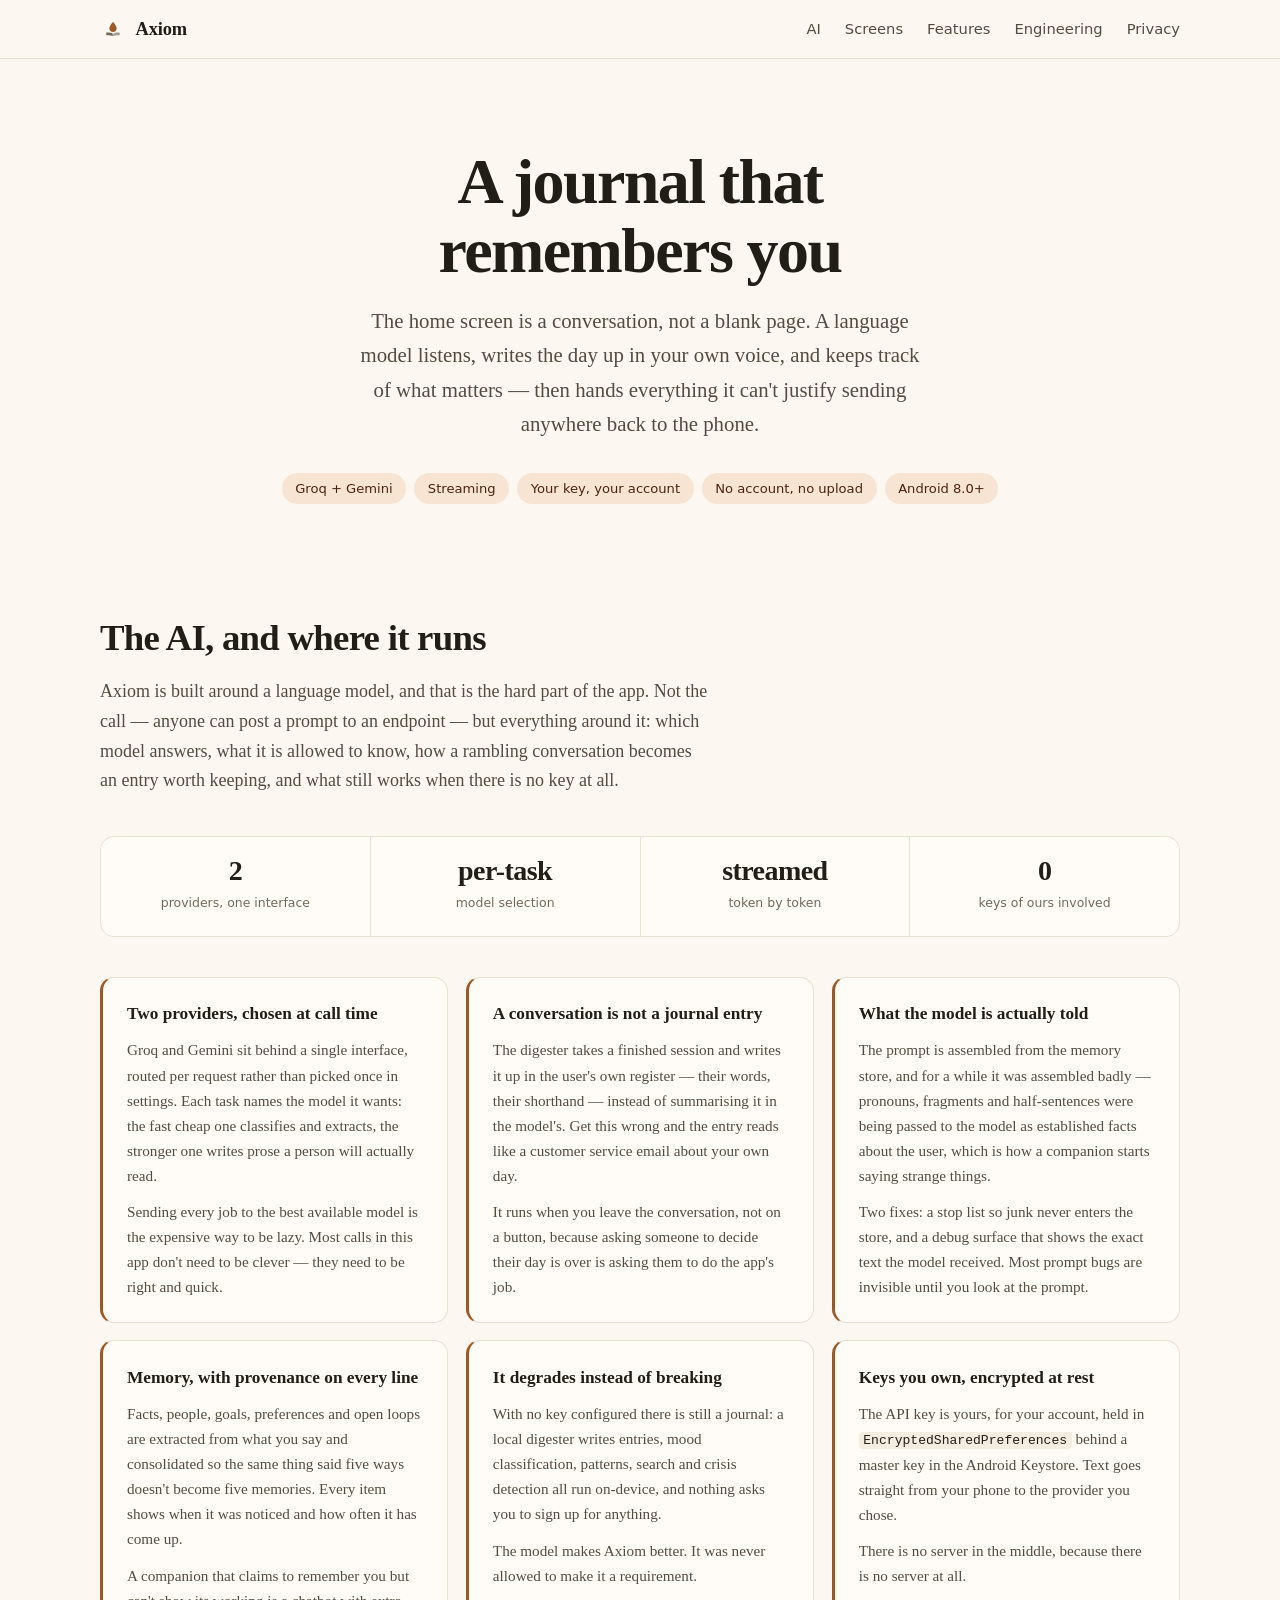
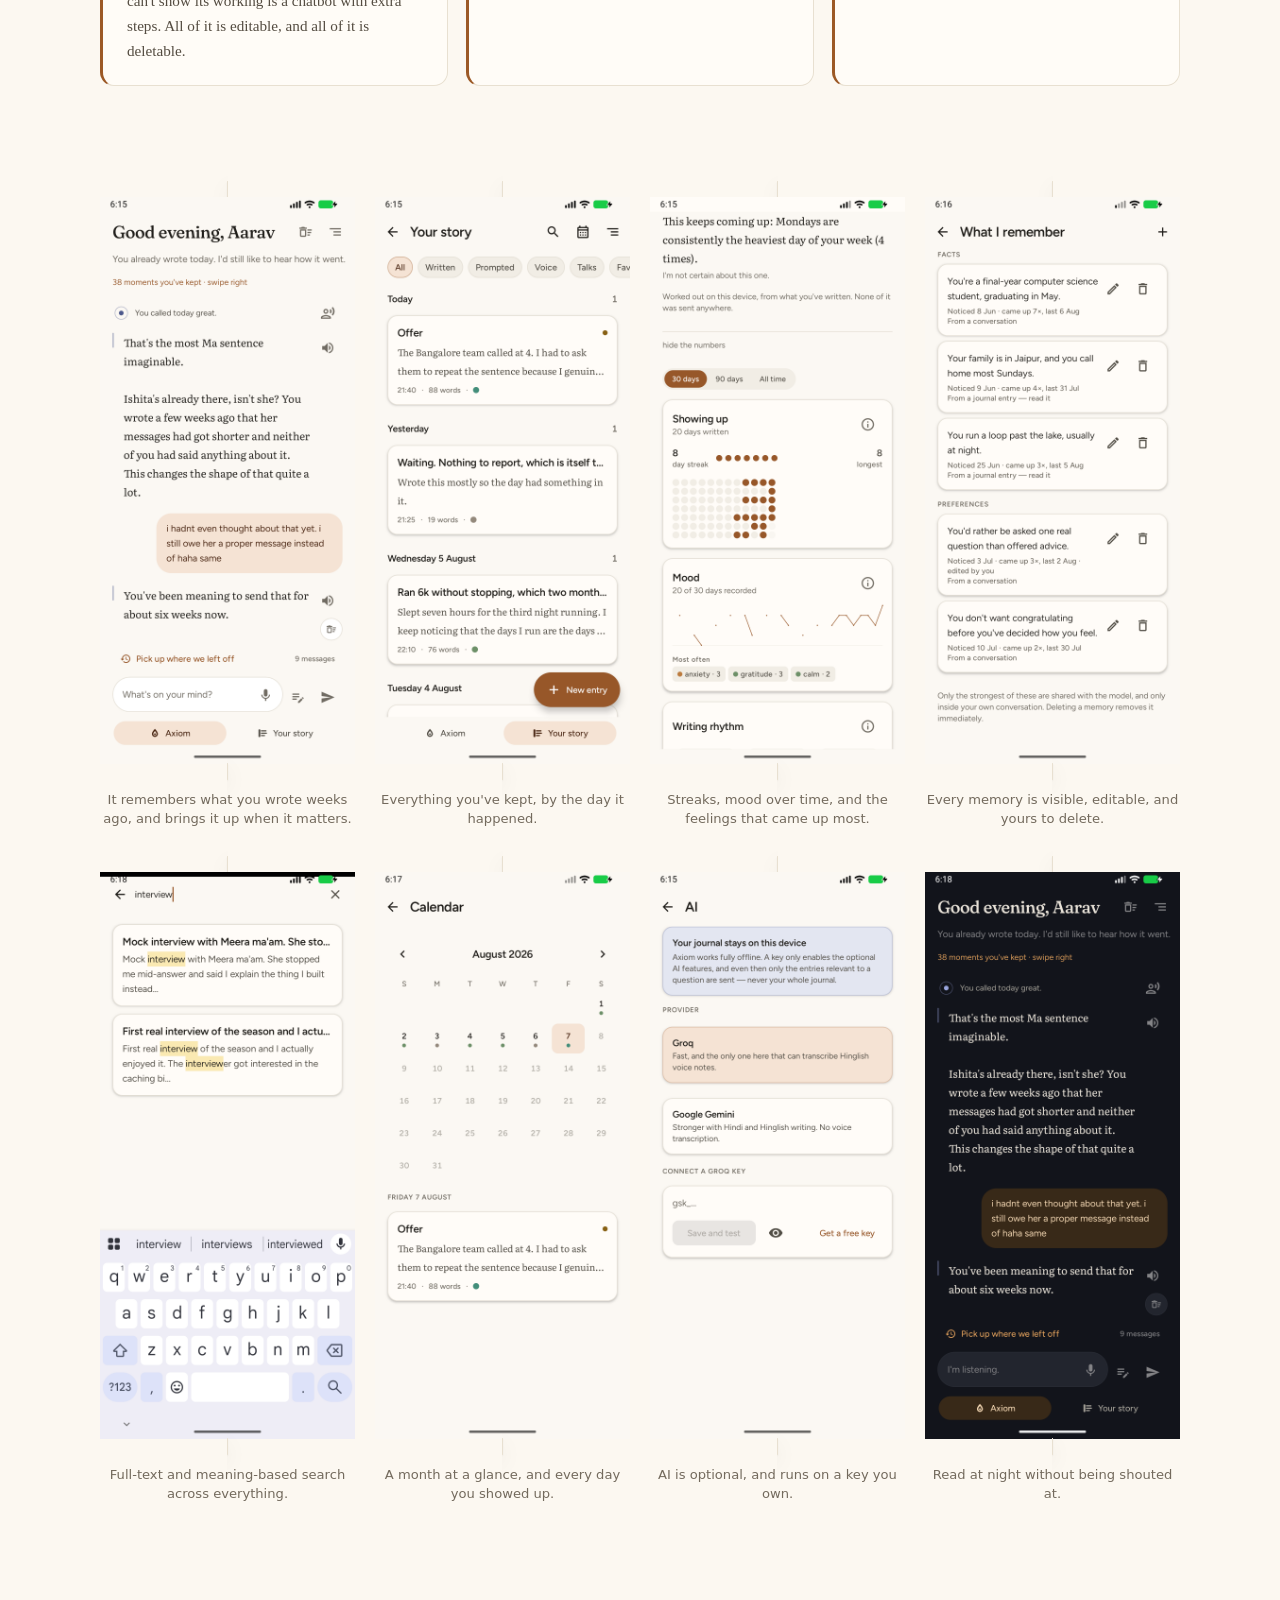
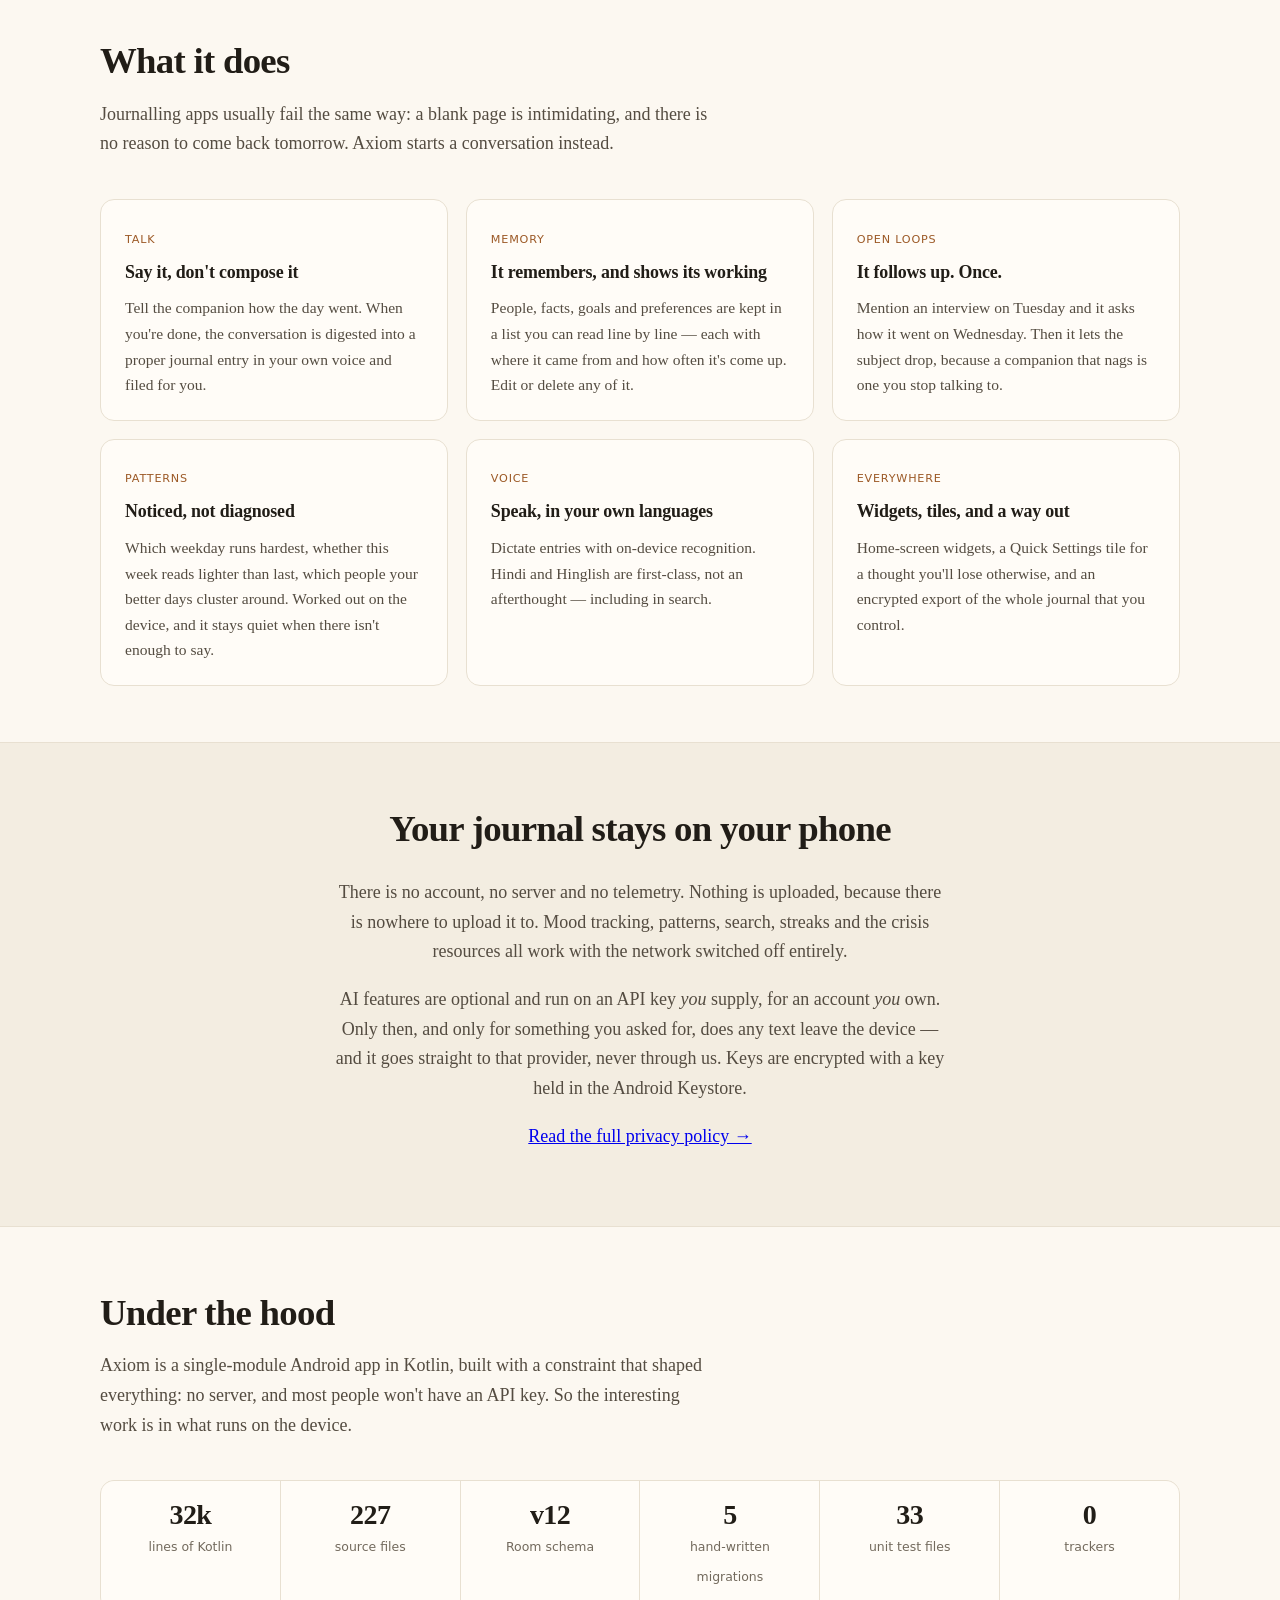
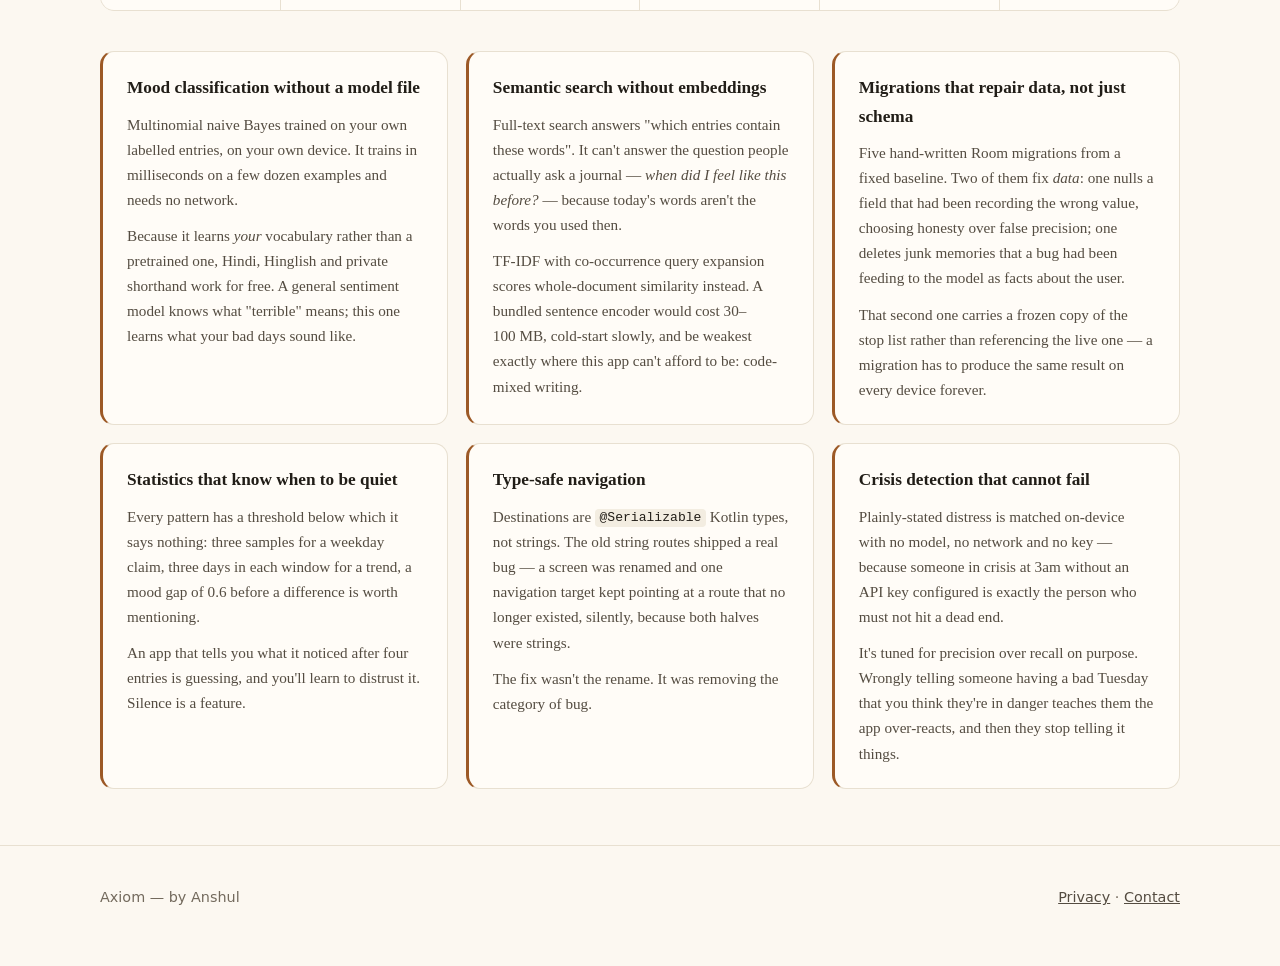
<file: index.html>
<!doctype html>
<html lang="en">
<head>
<meta charset="utf-8">
<meta name="viewport" content="width=device-width, initial-scale=1">
<title>Axiom — a journal that remembers you</title>
<meta name="description" content="An Android journal built around an AI companion you can talk to — Groq and Gemini routed per task, on a key you own, with everything stored on your phone.">
<meta name="theme-color" content="#FCF8F1" media="(prefers-color-scheme: light)">
<meta name="theme-color" content="#0D0C0B" media="(prefers-color-scheme: dark)">
<meta property="og:title" content="Axiom — a journal that remembers you">
<meta property="og:description" content="An Android journal built around an AI companion you can talk to. Your key, your account, everything stored on your phone.">
<meta property="og:type" content="website">
<link rel="stylesheet" href="assets/css/style.css">
<link rel="icon" href="data:image/svg+xml,<svg xmlns='http://www.w3.org/2000/svg' viewBox='0 0 108 108'><rect width='108' height='108' rx='24' fill='%230D0C0B'/><path d='M54 24C54 24 69 41 69 51.5C69 59.8 62.3 66.5 54 66.5C45.7 66.5 39 59.8 39 51.5C39 41 54 24 54 24Z' fill='%23DD9A55'/></svg>">
</head>
<body>

<header class="site">
  <div class="wrap">
    <div class="brand">
      <svg width="26" height="26" viewBox="0 0 108 108" aria-hidden="true">
        <path d="M54,24C54,24 69,41 69,51.5C69,59.8 62.3,66.5 54,66.5C45.7,66.5 39,59.8 39,51.5C39,41 54,24 54,24Z" fill="var(--accent)"/>
        <path d="M26,69.5C35,68.1 46,69.7 53,73.5L53,84C46,80.2 35,78.6 26,80Z" fill="var(--ink-faint)"/>
        <path d="M82,69.5C73,68.1 62,69.7 55,73.5L55,84C62,80.2 73,78.6 82,80Z" fill="var(--ink-faint)" opacity=".65"/>
      </svg>
      Axiom
    </div>
    <nav class="site">
      <a href="#ai">AI</a>
      <a href="#screens">Screens</a>
      <a href="#features">Features</a>
      <a href="#engineering">Engineering</a>
      <a href="privacy.html">Privacy</a>
    </nav>
  </div>
</header>

<main>

<section class="hero">
  <div class="wrap">
    <h1>A journal that remembers you</h1>
    <p class="lead">
      The home screen is a conversation, not a blank page. A language model listens, writes the
      day up in your own voice, and keeps track of what matters — then hands everything it can't
      justify sending anywhere back to the phone.
    </p>
    <div class="pills">
      <span class="pill">Groq + Gemini</span>
      <span class="pill">Streaming</span>
      <span class="pill">Your key, your account</span>
      <span class="pill">No account, no upload</span>
      <span class="pill">Android 8.0+</span>
    </div>
  </div>
</section>

<section id="ai">
  <div class="wrap">
    <h2>The AI, and where it runs</h2>
    <p class="section-lead">
      Axiom is built around a language model, and that is the hard part of the app. Not the
      call — anyone can post a prompt to an endpoint — but everything around it: which model
      answers, what it is allowed to know, how a rambling conversation becomes an entry worth
      keeping, and what still works when there is no key at all.
    </p>

    <div class="stats">
      <div class="stat"><b>2</b><span>providers, one interface</span></div>
      <div class="stat"><b>per-task</b><span>model selection</span></div>
      <div class="stat"><b>streamed</b><span>token by token</span></div>
      <div class="stat"><b>0</b><span>keys of ours involved</span></div>
    </div>

    <div class="eng">
      <article>
        <h3>Two providers, chosen at call time</h3>
        <p>Groq and Gemini sit behind a single interface, routed per request rather than picked
          once in settings. Each task names the model it wants: the fast cheap one classifies and
          extracts, the stronger one writes prose a person will actually read.</p>
        <p>Sending every job to the best available model is the expensive way to be lazy. Most
          calls in this app don't need to be clever — they need to be right and quick.</p>
      </article>

      <article>
        <h3>A conversation is not a journal entry</h3>
        <p>The digester takes a finished session and writes it up in the user's own register —
          their words, their shorthand — instead of summarising it in the model's. Get this wrong
          and the entry reads like a customer service email about your own day.</p>
        <p>It runs when you leave the conversation, not on a button, because asking someone to
          decide their day is over is asking them to do the app's job.</p>
      </article>

      <article>
        <h3>What the model is actually told</h3>
        <p>The prompt is assembled from the memory store, and for a while it was assembled badly
          — pronouns, fragments and half-sentences were being passed to the model as established
          facts about the user, which is how a companion starts saying strange things.</p>
        <p>Two fixes: a stop list so junk never enters the store, and a debug surface that shows
          the exact text the model received. Most prompt bugs are invisible until you look at the
          prompt.</p>
      </article>

      <article>
        <h3>Memory, with provenance on every line</h3>
        <p>Facts, people, goals, preferences and open loops are extracted from what you say and
          consolidated so the same thing said five ways doesn't become five memories. Every item
          shows when it was noticed and how often it has come up.</p>
        <p>A companion that claims to remember you but can't show its working is a chatbot with
          extra steps. All of it is editable, and all of it is deletable.</p>
      </article>

      <article>
        <h3>It degrades instead of breaking</h3>
        <p>With no key configured there is still a journal: a local digester writes entries, mood
          classification, patterns, search and crisis detection all run on-device, and nothing
          asks you to sign up for anything.</p>
        <p>The model makes Axiom better. It was never allowed to make it a requirement.</p>
      </article>

      <article>
        <h3>Keys you own, encrypted at rest</h3>
        <p>The API key is yours, for your account, held in
          <code>EncryptedSharedPreferences</code> behind a master key in the Android Keystore.
          Text goes straight from your phone to the provider you chose.</p>
        <p>There is no server in the middle, because there is no server at all.</p>
      </article>
    </div>
  </div>
</section>

<section id="screens" style="padding-top:0">
  <div class="wrap">
    <div class="shots">
      <figure>
        <button type="button"><span class="phone"><img src="assets/shots/light/01-companion.png" alt="A conversation with the companion, which references an earlier journal entry" loading="lazy" width="1080" height="2400"></span></button>
        <figcaption>It remembers what you wrote weeks ago, and brings it up when it matters.</figcaption>
      </figure>
      <figure>
        <button type="button"><span class="phone"><img src="assets/shots/light/02-journal.png" alt="The journal timeline grouped by day with mood indicators" loading="lazy" width="1080" height="2400"></span></button>
        <figcaption>Everything you've kept, by the day it happened.</figcaption>
      </figure>
      <figure>
        <button type="button"><span class="phone"><img src="assets/shots/light/03c-patterns-charts.png" alt="Patterns screen showing a writing streak, mood sparkline and dominant emotions" loading="lazy" width="1080" height="2400"></span></button>
        <figcaption>Streaks, mood over time, and the feelings that came up most.</figcaption>
      </figure>
      <figure>
        <button type="button"><span class="phone"><img src="assets/shots/light/07-memory.png" alt="What I remember screen listing memories with provenance and edit controls" loading="lazy" width="1080" height="2400"></span></button>
        <figcaption>Every memory is visible, editable, and yours to delete.</figcaption>
      </figure>
      <figure>
        <button type="button"><span class="phone"><img src="assets/shots/light/09-search.png" alt="Search results with matched terms highlighted" loading="lazy" width="1080" height="2400"></span></button>
        <figcaption>Full-text and meaning-based search across everything.</figcaption>
      </figure>
      <figure>
        <button type="button"><span class="phone"><img src="assets/shots/light/10-calendar.png" alt="A month calendar showing which days were written on" loading="lazy" width="1080" height="2400"></span></button>
        <figcaption>A month at a glance, and every day you showed up.</figcaption>
      </figure>
      <figure>
        <button type="button"><span class="phone"><img src="assets/shots/light/04-settings-ai.png" alt="AI settings explaining that the journal stays on the device" loading="lazy" width="1080" height="2400"></span></button>
        <figcaption>AI is optional, and runs on a key you own.</figcaption>
      </figure>
      <figure>
        <button type="button"><span class="phone"><img src="assets/shots/dark/01-companion.png" alt="The companion conversation in dark mode" loading="lazy" width="1080" height="2400"></span></button>
        <figcaption>Read at night without being shouted at.</figcaption>
      </figure>
    </div>
  </div>
</section>

<section id="features">
  <div class="wrap">
    <h2>What it does</h2>
    <p class="section-lead">
      Journalling apps usually fail the same way: a blank page is intimidating, and there is no
      reason to come back tomorrow. Axiom starts a conversation instead.
    </p>

    <div class="grid">
      <div class="card">
        <span class="tag">Talk</span>
        <h3>Say it, don't compose it</h3>
        <p>Tell the companion how the day went. When you're done, the conversation is digested
          into a proper journal entry in your own voice and filed for you.</p>
      </div>
      <div class="card">
        <span class="tag">Memory</span>
        <h3>It remembers, and shows its working</h3>
        <p>People, facts, goals and preferences are kept in a list you can read line by line —
          each with where it came from and how often it's come up. Edit or delete any of it.</p>
      </div>
      <div class="card">
        <span class="tag">Open loops</span>
        <h3>It follows up. Once.</h3>
        <p>Mention an interview on Tuesday and it asks how it went on Wednesday. Then it lets
          the subject drop, because a companion that nags is one you stop talking to.</p>
      </div>
      <div class="card">
        <span class="tag">Patterns</span>
        <h3>Noticed, not diagnosed</h3>
        <p>Which weekday runs hardest, whether this week reads lighter than last, which people
          your better days cluster around. Worked out on the device, and it stays quiet when
          there isn't enough to say.</p>
      </div>
      <div class="card">
        <span class="tag">Voice</span>
        <h3>Speak, in your own languages</h3>
        <p>Dictate entries with on-device recognition. Hindi and Hinglish are first-class, not
          an afterthought — including in search.</p>
      </div>
      <div class="card">
        <span class="tag">Everywhere</span>
        <h3>Widgets, tiles, and a way out</h3>
        <p>Home-screen widgets, a Quick Settings tile for a thought you'll lose otherwise, and
          an encrypted export of the whole journal that you control.</p>
      </div>
    </div>
  </div>
</section>

<section class="band">
  <div class="wrap">
    <h2>Your journal stays on your phone</h2>
    <p>
      There is no account, no server and no telemetry. Nothing is uploaded, because there is
      nowhere to upload it to. Mood tracking, patterns, search, streaks and the crisis resources
      all work with the network switched off entirely.
    </p>
    <p>
      AI features are optional and run on an API key <em>you</em> supply, for an account
      <em>you</em> own. Only then, and only for something you asked for, does any text leave the
      device — and it goes straight to that provider, never through us. Keys are encrypted with a
      key held in the Android Keystore.
    </p>
    <p><a href="privacy.html">Read the full privacy policy →</a></p>
  </div>
</section>

<section id="engineering">
  <div class="wrap">
    <h2>Under the hood</h2>
    <p class="section-lead">
      Axiom is a single-module Android app in Kotlin, built with a constraint that shaped
      everything: no server, and most people won't have an API key. So the interesting work is
      in what runs on the device.
    </p>

    <div class="stats">
      <div class="stat"><b>32k</b><span>lines of Kotlin</span></div>
      <div class="stat"><b>227</b><span>source files</span></div>
      <div class="stat"><b>v12</b><span>Room schema</span></div>
      <div class="stat"><b>5</b><span>hand-written migrations</span></div>
      <div class="stat"><b>33</b><span>unit test files</span></div>
      <div class="stat"><b>0</b><span>trackers</span></div>
    </div>

    <div class="eng">
      <article>
        <h3>Mood classification without a model file</h3>
        <p>Multinomial naive Bayes trained on your own labelled entries, on your own device. It
          trains in milliseconds on a few dozen examples and needs no network.</p>
        <p>Because it learns <em>your</em> vocabulary rather than a pretrained one, Hindi,
          Hinglish and private shorthand work for free. A general sentiment model knows what
          "terrible" means; this one learns what your bad days sound like.</p>
      </article>

      <article>
        <h3>Semantic search without embeddings</h3>
        <p>Full-text search answers "which entries contain these words". It can't answer the
          question people actually ask a journal — <em>when did I feel like this before?</em> —
          because today's words aren't the words you used then.</p>
        <p>TF-IDF with co-occurrence query expansion scores whole-document similarity instead. A
          bundled sentence encoder would cost 30–100&nbsp;MB, cold-start slowly, and be weakest
          exactly where this app can't afford to be: code-mixed writing.</p>
      </article>

      <article>
        <h3>Migrations that repair data, not just schema</h3>
        <p>Five hand-written Room migrations from a fixed baseline. Two of them fix <em>data</em>:
          one nulls a field that had been recording the wrong value, choosing honesty over false
          precision; one deletes junk memories that a bug had been feeding to the model as facts
          about the user.</p>
        <p>That second one carries a frozen copy of the stop list rather than referencing the live
          one — a migration has to produce the same result on every device forever.</p>
      </article>

      <article>
        <h3>Statistics that know when to be quiet</h3>
        <p>Every pattern has a threshold below which it says nothing: three samples for a weekday
          claim, three days in each window for a trend, a mood gap of 0.6 before a difference is
          worth mentioning.</p>
        <p>An app that tells you what it noticed after four entries is guessing, and you'll learn
          to distrust it. Silence is a feature.</p>
      </article>

      <article>
        <h3>Type-safe navigation</h3>
        <p>Destinations are <code>@Serializable</code> Kotlin types, not strings. The old string
          routes shipped a real bug — a screen was renamed and one navigation target kept pointing
          at a route that no longer existed, silently, because both halves were strings.</p>
        <p>The fix wasn't the rename. It was removing the category of bug.</p>
      </article>

      <article>
        <h3>Crisis detection that cannot fail</h3>
        <p>Plainly-stated distress is matched on-device with no model, no network and no key —
          because someone in crisis at 3am without an API key configured is exactly the person who
          must not hit a dead end.</p>
        <p>It's tuned for precision over recall on purpose. Wrongly telling someone having a bad
          Tuesday that you think they're in danger teaches them the app over-reacts, and then they
          stop telling it things.</p>
      </article>
    </div>
  </div>
</section>

</main>

<footer class="site">
  <div class="wrap">
    <span>Axiom — by Anshul</span>
    <span><a href="privacy.html">Privacy</a> · <a href="mailto:anshulisokay@gmail.com">Contact</a></span>
  </div>
</footer>

<!-- Click-to-enlarge. Native <dialog> so Escape, focus trapping and the
     backdrop all come from the platform rather than from hand-written JS. -->
<dialog id="zoom" aria-label="Enlarged screenshot">
  <img alt="">
</dialog>

<script>
(function () {
  var dlg = document.getElementById('zoom');
  var full = dlg.querySelector('img');
  if (!dlg.showModal) return;   // No dialog support: grid still works, buttons are inert.

  document.querySelectorAll('.shots button').forEach(function (btn) {
    btn.addEventListener('click', function () {
      var img = btn.querySelector('img');
      full.src = img.currentSrc || img.src;
      full.alt = img.alt;
      dlg.showModal();
    });
  });

  // Clicking anywhere — including the image — closes it, matching cursor: zoom-out.
  dlg.addEventListener('click', function () { dlg.close(); });
  dlg.addEventListener('close', function () { full.removeAttribute('src'); });
})();
</script>

</body>
</html>
</file>
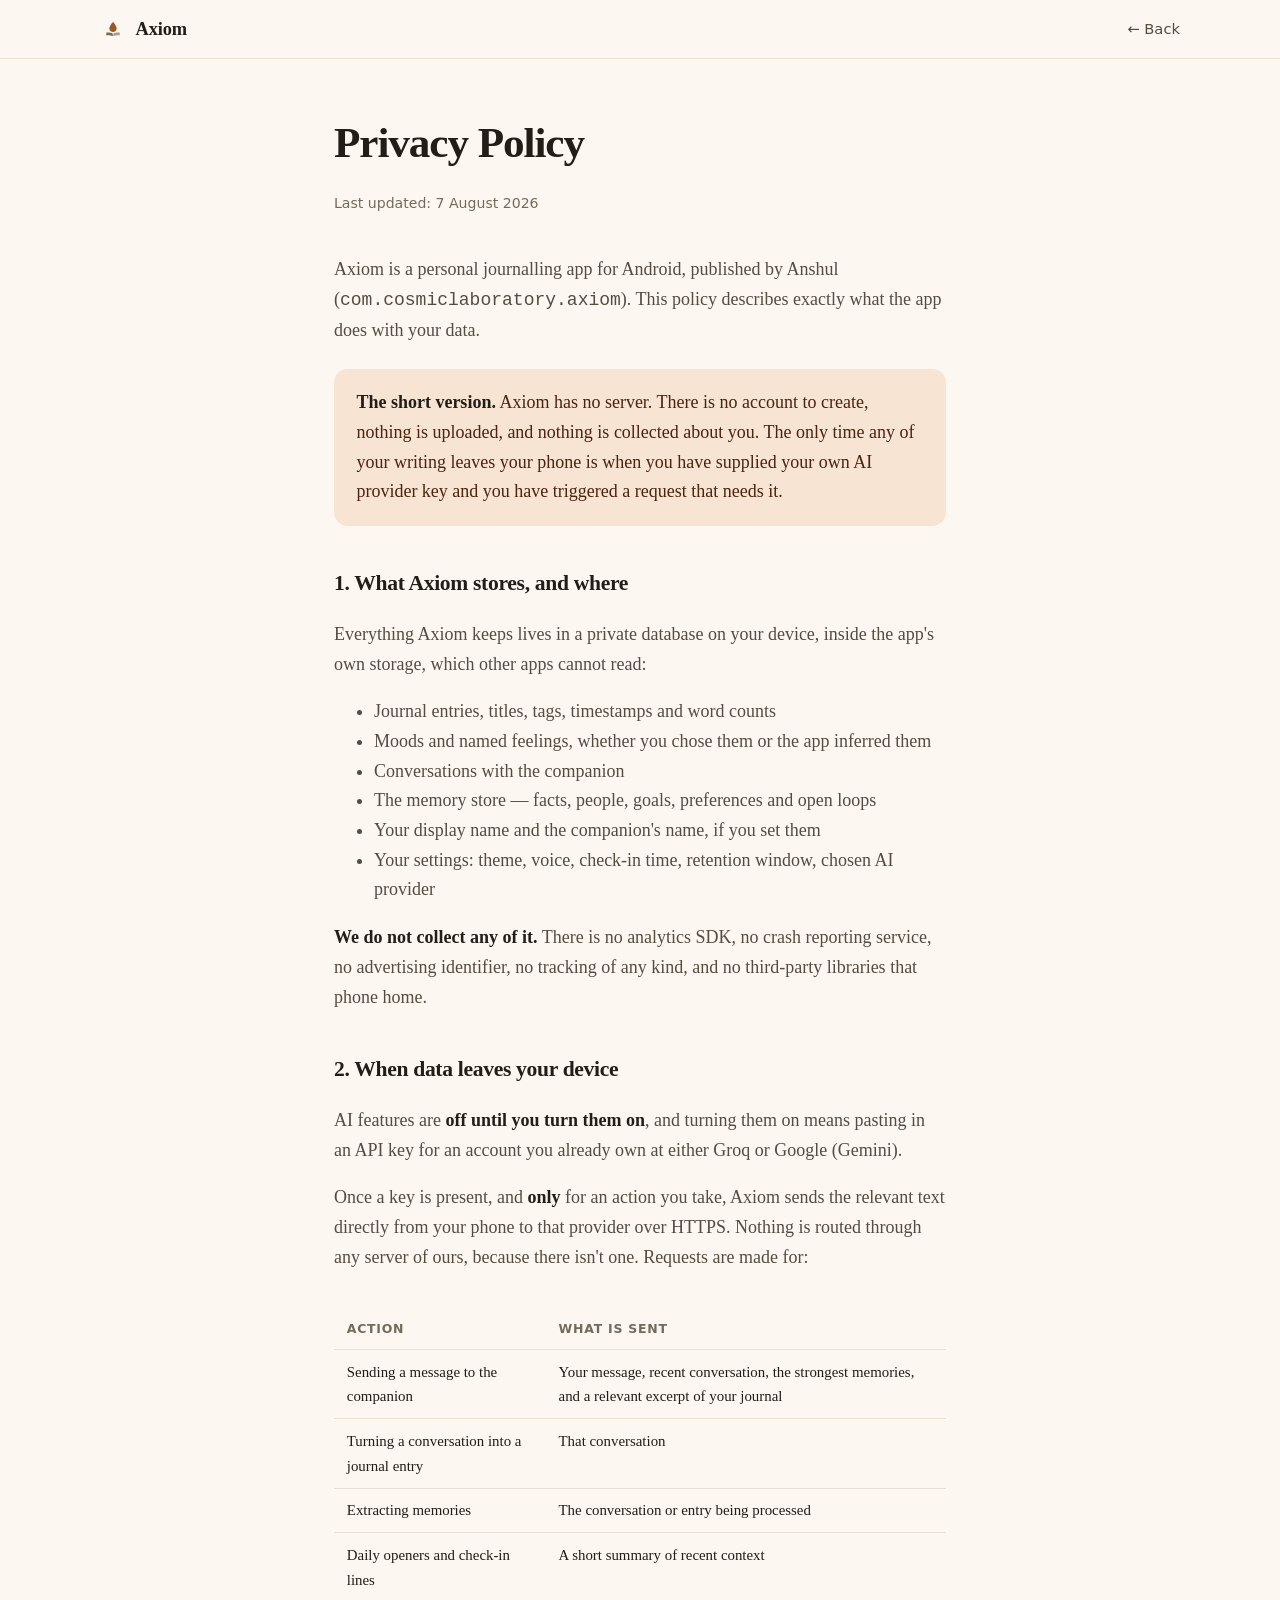
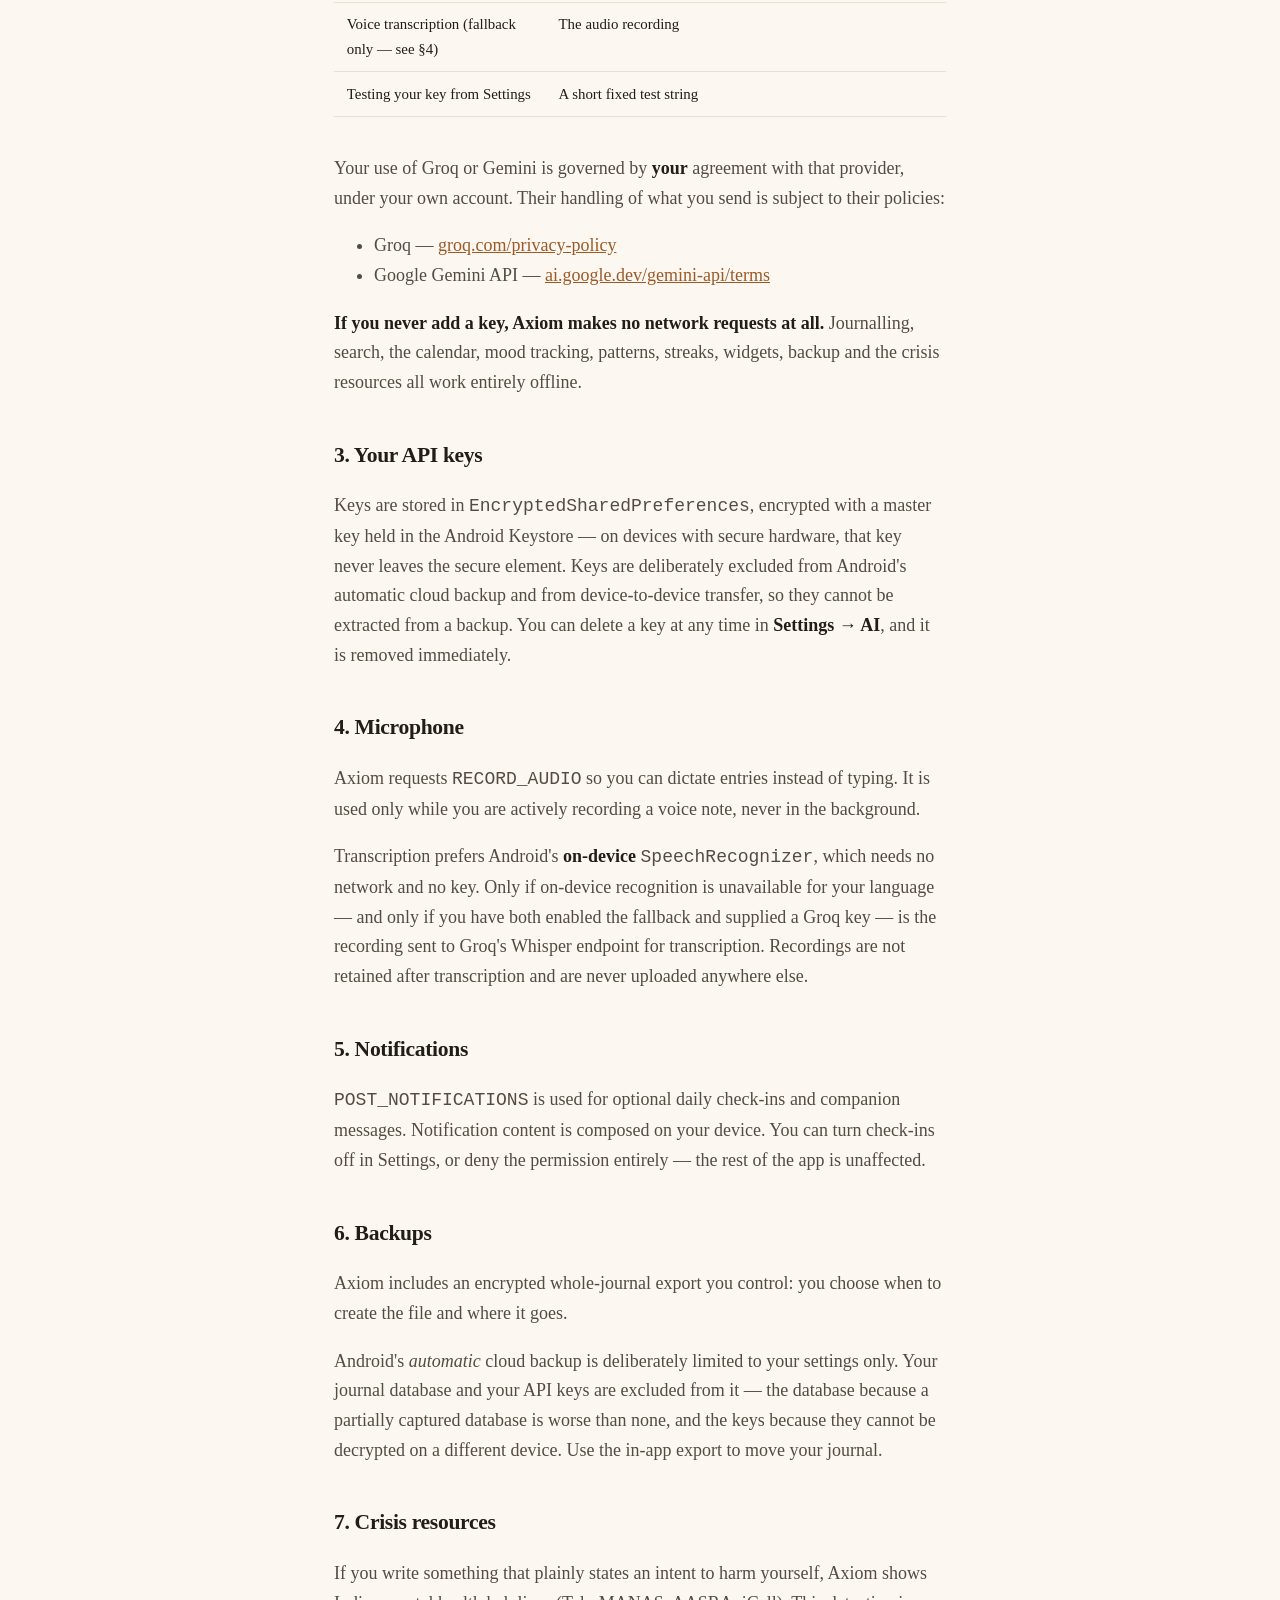
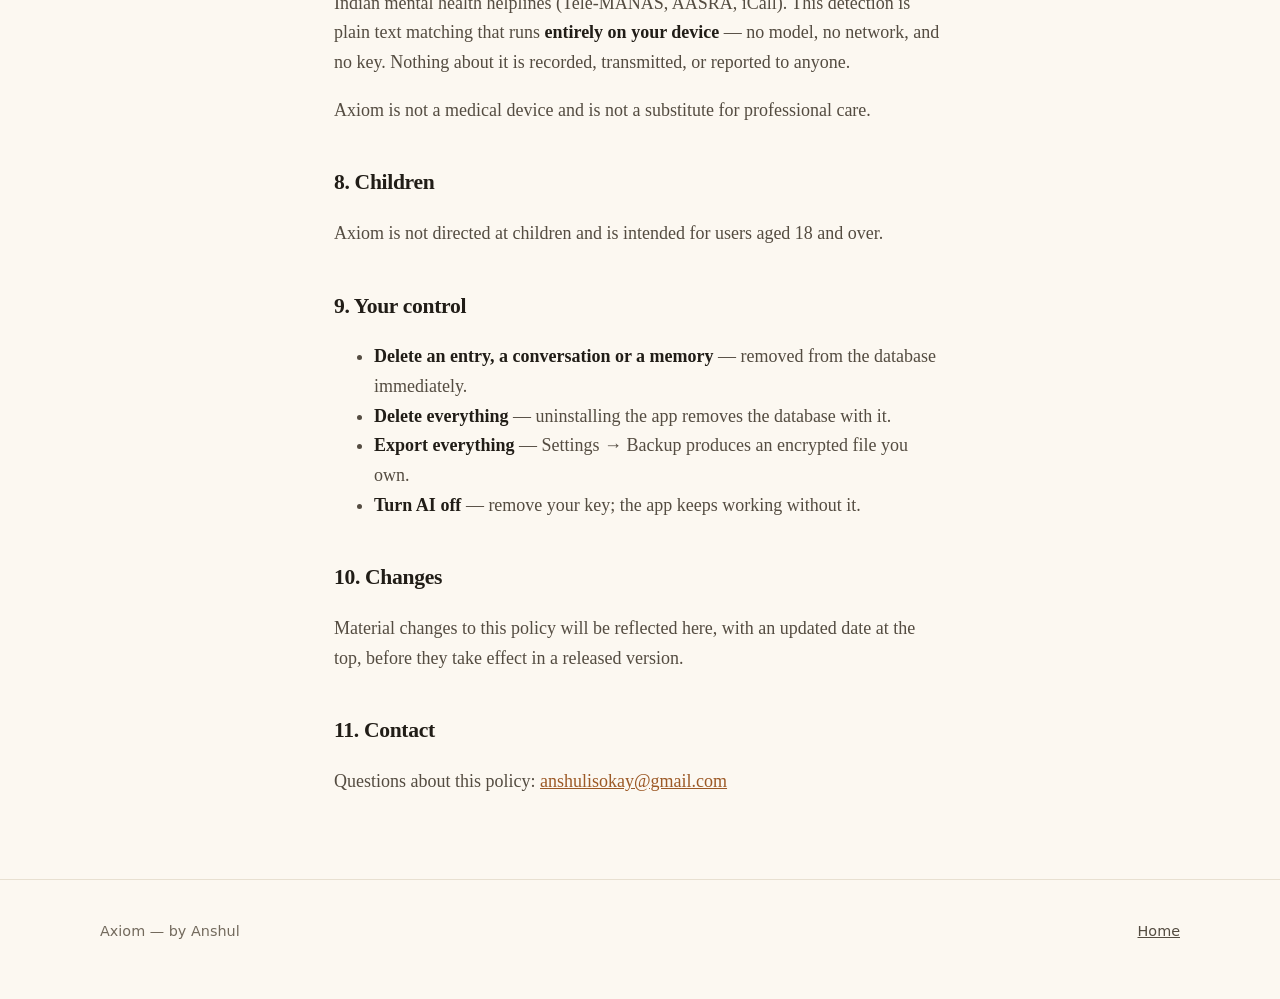
<file: privacy.html>
<!doctype html>
<html lang="en">
<head>
<meta charset="utf-8">
<meta name="viewport" content="width=device-width, initial-scale=1">
<title>Privacy Policy — Axiom</title>
<meta name="description" content="Axiom's privacy policy. No account, no server, no telemetry. Your journal stays on your device.">
<meta name="theme-color" content="#FCF8F1" media="(prefers-color-scheme: light)">
<meta name="theme-color" content="#0D0C0B" media="(prefers-color-scheme: dark)">
<link rel="stylesheet" href="assets/css/style.css">
<link rel="icon" href="data:image/svg+xml,<svg xmlns='http://www.w3.org/2000/svg' viewBox='0 0 108 108'><rect width='108' height='108' rx='24' fill='%230D0C0B'/><path d='M54 24C54 24 69 41 69 51.5C69 59.8 62.3 66.5 54 66.5C45.7 66.5 39 59.8 39 51.5C39 41 54 24 54 24Z' fill='%23DD9A55'/></svg>">
</head>
<body>

<header class="site">
  <div class="wrap">
    <div class="brand">
      <svg width="26" height="26" viewBox="0 0 108 108" aria-hidden="true">
        <path d="M54,24C54,24 69,41 69,51.5C69,59.8 62.3,66.5 54,66.5C45.7,66.5 39,59.8 39,51.5C39,41 54,24 54,24Z" fill="var(--accent)"/>
        <path d="M26,69.5C35,68.1 46,69.7 53,73.5L53,84C46,80.2 35,78.6 26,80Z" fill="var(--ink-faint)"/>
        <path d="M82,69.5C73,68.1 62,69.7 55,73.5L55,84C62,80.2 73,78.6 82,80Z" fill="var(--ink-faint)" opacity=".65"/>
      </svg>
      Axiom
    </div>
    <nav class="site"><a href="index.html">← Back</a></nav>
  </div>
</header>

<main class="wrap doc">

<h1>Privacy Policy</h1>
<p class="updated">Last updated: 7 August 2026</p>

<p>
  Axiom is a personal journalling app for Android, published by Anshul
  (<code>com.cosmiclaboratory.axiom</code>). This policy describes exactly what the app does with
  your data.
</p>

<div class="callout">
  <p>
    <strong>The short version.</strong> Axiom has no server. There is no account to create,
    nothing is uploaded, and nothing is collected about you. The only time any of your writing
    leaves your phone is when you have supplied your own AI provider key and you have triggered a
    request that needs it.
  </p>
</div>

<h2>1. What Axiom stores, and where</h2>
<p>Everything Axiom keeps lives in a private database on your device, inside the app's own storage, which other apps cannot read:</p>
<ul>
  <li>Journal entries, titles, tags, timestamps and word counts</li>
  <li>Moods and named feelings, whether you chose them or the app inferred them</li>
  <li>Conversations with the companion</li>
  <li>The memory store — facts, people, goals, preferences and open loops</li>
  <li>Your display name and the companion's name, if you set them</li>
  <li>Your settings: theme, voice, check-in time, retention window, chosen AI provider</li>
</ul>
<p>
  <strong>We do not collect any of it.</strong> There is no analytics SDK, no crash reporting
  service, no advertising identifier, no tracking of any kind, and no third-party libraries that
  phone home.
</p>

<h2>2. When data leaves your device</h2>
<p>
  AI features are <strong>off until you turn them on</strong>, and turning them on means pasting
  in an API key for an account you already own at either Groq or Google (Gemini).
</p>
<p>
  Once a key is present, and <strong>only</strong> for an action you take, Axiom sends the
  relevant text directly from your phone to that provider over HTTPS. Nothing is routed through
  any server of ours, because there isn't one. Requests are made for:
</p>

<div class="table-scroll">
<table>
  <thead><tr><th>Action</th><th>What is sent</th></tr></thead>
  <tbody>
    <tr><td>Sending a message to the companion</td><td>Your message, recent conversation, the strongest memories, and a relevant excerpt of your journal</td></tr>
    <tr><td>Turning a conversation into a journal entry</td><td>That conversation</td></tr>
    <tr><td>Extracting memories</td><td>The conversation or entry being processed</td></tr>
    <tr><td>Daily openers and check-in lines</td><td>A short summary of recent context</td></tr>
    <tr><td>Voice transcription (fallback only — see §4)</td><td>The audio recording</td></tr>
    <tr><td>Testing your key from Settings</td><td>A short fixed test string</td></tr>
  </tbody>
</table>
</div>

<p>
  Your use of Groq or Gemini is governed by <strong>your</strong> agreement with that provider,
  under your own account. Their handling of what you send is subject to their policies:
</p>
<ul>
  <li>Groq — <a href="https://groq.com/privacy-policy/" rel="noopener">groq.com/privacy-policy</a></li>
  <li>Google Gemini API — <a href="https://ai.google.dev/gemini-api/terms" rel="noopener">ai.google.dev/gemini-api/terms</a></li>
</ul>

<p>
  <strong>If you never add a key, Axiom makes no network requests at all.</strong> Journalling,
  search, the calendar, mood tracking, patterns, streaks, widgets, backup and the crisis resources
  all work entirely offline.
</p>

<h2>3. Your API keys</h2>
<p>
  Keys are stored in <code>EncryptedSharedPreferences</code>, encrypted with a master key held in
  the Android Keystore — on devices with secure hardware, that key never leaves the secure
  element. Keys are deliberately excluded from Android's automatic cloud backup and from
  device-to-device transfer, so they cannot be extracted from a backup. You can delete a key at
  any time in <strong>Settings → AI</strong>, and it is removed immediately.
</p>

<h2>4. Microphone</h2>
<p>
  Axiom requests <code>RECORD_AUDIO</code> so you can dictate entries instead of typing. It is
  used only while you are actively recording a voice note, never in the background.
</p>
<p>
  Transcription prefers Android's <strong>on-device</strong> <code>SpeechRecognizer</code>, which
  needs no network and no key. Only if on-device recognition is unavailable for your language —
  and only if you have both enabled the fallback and supplied a Groq key — is the recording sent
  to Groq's Whisper endpoint for transcription. Recordings are not retained after transcription
  and are never uploaded anywhere else.
</p>

<h2>5. Notifications</h2>
<p>
  <code>POST_NOTIFICATIONS</code> is used for optional daily check-ins and companion messages.
  Notification content is composed on your device. You can turn check-ins off in Settings, or deny
  the permission entirely — the rest of the app is unaffected.
</p>

<h2>6. Backups</h2>
<p>
  Axiom includes an encrypted whole-journal export you control: you choose when to create the file
  and where it goes.
</p>
<p>
  Android's <em>automatic</em> cloud backup is deliberately limited to your settings only. Your
  journal database and your API keys are excluded from it — the database because a partially
  captured database is worse than none, and the keys because they cannot be decrypted on a
  different device. Use the in-app export to move your journal.
</p>

<h2>7. Crisis resources</h2>
<p>
  If you write something that plainly states an intent to harm yourself, Axiom shows Indian mental
  health helplines (Tele-MANAS, AASRA, iCall). This detection is plain text matching that runs
  <strong>entirely on your device</strong> — no model, no network, and no key. Nothing about it is
  recorded, transmitted, or reported to anyone.
</p>
<p>Axiom is not a medical device and is not a substitute for professional care.</p>

<h2>8. Children</h2>
<p>Axiom is not directed at children and is intended for users aged 18 and over.</p>

<h2>9. Your control</h2>
<ul>
  <li><strong>Delete an entry, a conversation or a memory</strong> — removed from the database immediately.</li>
  <li><strong>Delete everything</strong> — uninstalling the app removes the database with it.</li>
  <li><strong>Export everything</strong> — Settings → Backup produces an encrypted file you own.</li>
  <li><strong>Turn AI off</strong> — remove your key; the app keeps working without it.</li>
</ul>

<h2>10. Changes</h2>
<p>
  Material changes to this policy will be reflected here, with an updated date at the top, before
  they take effect in a released version.
</p>

<h2>11. Contact</h2>
<p>Questions about this policy: <a href="mailto:anshulisokay@gmail.com">anshulisokay@gmail.com</a></p>

</main>

<footer class="site">
  <div class="wrap">
    <span>Axiom — by Anshul</span>
    <span><a href="index.html">Home</a></span>
  </div>
</footer>

</body>
</html>
</file>
<file: assets/css/style.css>
/* Axiom — Ember & Paper.
   Palette lifted verbatim from ui/theme/AxiomColors.kt so the site and the app
   are made of the same material. */

:root {
    --canvas: #FCF8F1;
    --surface: #FFFCF7;
    --raised: #FFFFFF;
    --sunken: #F3EDE1;
    --ink: #211D17;
    --ink-muted: #544C41;
    --ink-faint: #736A5D;
    --hairline: #E8E0D1;
    --accent: #9C5926;
    --on-accent: #FFFFFF;
    --accent-soft: #F7E4D2;
    --on-accent-soft: #4A2410;
    --ai-tint: #4E5A8C;
    --positive: #3F6B41;
    --highlight: #FBEAB4;

    --measure: 68ch;
    --radius: 14px;
    --shadow: 0 1px 2px rgba(33, 29, 23, .05), 0 8px 24px rgba(33, 29, 23, .06);
}

@media (prefers-color-scheme: dark) {
    :root {
        --canvas: #0D0C0B;
        --surface: #151312;
        --raised: #1E1B19;
        --sunken: #12100F;
        --ink: #EDE6D9;
        --ink-muted: #A79E90;
        --ink-faint: #857D71;
        --hairline: #26231F;
        --accent: #D99A5B;
        --on-accent: #2A1705;
        --accent-soft: #33261A;
        --on-accent-soft: #EDE6D9;
        --ai-tint: #98A2CF;
        --positive: #7FA97F;
        --highlight: #4A3D18;
        --shadow: 0 1px 2px rgba(0, 0, 0, .4), 0 8px 24px rgba(0, 0, 0, .3);
    }
}

* { box-sizing: border-box; }

/* `clip` rather than `hidden`: overflow-x:hidden on html/body makes it a scroll
   container, which is what breaks position:sticky headers in several browsers.
   `clip` prevents sideways overflow without creating one. */
html {
    scroll-behavior: smooth;
    overflow-x: clip;
}

@media (prefers-reduced-motion: reduce) {
    html { scroll-behavior: auto; }
}

body {
    margin: 0;
    background: var(--canvas);
    color: var(--ink);
    font-family: ui-serif, Georgia, "Iowan Old Style", "Times New Roman", serif;
    font-size: 18px;
    line-height: 1.65;
    -webkit-font-smoothing: antialiased;
}

.ui {
    font-family: ui-sans-serif, system-ui, -apple-system, "Segoe UI", Roboto, sans-serif;
}

.wrap {
    width: min(1080px, calc(100% - 2.5rem));
    margin-inline: auto;
}

/* ---- header ---------------------------------------------------------- */

header.site {
    position: sticky;
    top: 0;
    z-index: 10;
    background: color-mix(in srgb, var(--canvas) 88%, transparent);
    backdrop-filter: blur(12px);
    border-bottom: 1px solid var(--hairline);
}

header.site .wrap {
    display: flex;
    align-items: center;
    justify-content: space-between;
    gap: 1rem;
    padding: .85rem 0;
}

.brand {
    display: flex;
    align-items: center;
    gap: .6rem;
    font-weight: 600;
    font-size: 1.15rem;
    letter-spacing: -.01em;
}

.brand svg { display: block; }

nav.site {
    display: flex;
    gap: 1.5rem;
    font-family: ui-sans-serif, system-ui, sans-serif;
    font-size: .92rem;
}

nav.site a {
    color: var(--ink-muted);
    text-decoration: none;
}

nav.site a:hover { color: var(--accent); }

@media (max-width: 640px) {
    nav.site { display: none; }
}

/* ---- hero ------------------------------------------------------------ */

.hero {
    padding: 5.5rem 0 3rem;
    text-align: center;
}

.hero h1 {
    font-size: clamp(2.4rem, 6vw, 4rem);
    line-height: 1.08;
    letter-spacing: -.025em;
    margin: 0 0 1.2rem;
    max-width: 16ch;
    margin-inline: auto;
}

.hero .lead {
    font-size: clamp(1.05rem, 2.2vw, 1.3rem);
    color: var(--ink-muted);
    max-width: 54ch;
    margin: 0 auto 2rem;
}

.pills {
    display: flex;
    flex-wrap: wrap;
    gap: .5rem;
    justify-content: center;
    font-family: ui-sans-serif, system-ui, sans-serif;
    font-size: .82rem;
}

.pill {
    background: var(--accent-soft);
    color: var(--on-accent-soft);
    border-radius: 999px;
    padding: .3rem .85rem;
    white-space: nowrap;
}

/* ---- screenshots ------------------------------------------------------

   A wrapping grid, not a horizontal scroller. A scroll rail needs shift+wheel
   on a mouse and shows no scrollbar at all on systems with overlay scrollbars,
   so it reads as broken even when it works. Wrapping needs no gesture anyone
   has to know about, and it keyboard-tabs and screen-reads correctly for free. */

/* Explicit column counts rather than auto-fill. With eight items the count is
   known, and auto-fill with a 170px floor collapses to a single column on a
   375px phone — eight full-width screenshots is an endless section. These
   breakpoints give 2 / 3 / 4, so the last row is never a lone orphan. */
.shots {
    display: grid;
    grid-template-columns: repeat(2, 1fr);
    gap: 1.6rem 1rem;
    padding: 2.5rem 0 1rem;
    margin: 0;
}

@media (min-width: 620px) {
    .shots {
        grid-template-columns: repeat(3, 1fr);
        gap: 1.8rem 1.25rem;
    }
}

@media (min-width: 900px) {
    .shots { grid-template-columns: repeat(4, 1fr); }
}

.shots figure { margin: 0; }

.phone {
    border-radius: 22px;
    border: 1px solid var(--hairline);
    box-shadow: var(--shadow);
    overflow: hidden;
    background: var(--raised);
    aspect-ratio: 1080 / 2400;
}

.phone img {
    display: block;
    width: 100%;
    height: 100%;
    object-fit: cover;
}

.shots figcaption {
    font-family: ui-sans-serif, system-ui, sans-serif;
    font-size: .82rem;
    line-height: 1.45;
    color: var(--ink-faint);
    text-align: center;
    margin-top: .7rem;
}

/* Tap or click to enlarge. Progressive enhancement: with JS off this is a
   plain button that does nothing, and the grid is still perfectly readable. */
.shots button {
    display: block;
    width: 100%;
    padding: 0;
    border: 0;
    background: none;
    cursor: zoom-in;
    border-radius: 22px;
}

.shots button:focus-visible {
    outline: 2px solid var(--accent);
    outline-offset: 4px;
}

@media (hover: hover) {
    .shots button { transition: transform .18s ease; }
    .shots button:hover { transform: translateY(-3px); }
}

@media (prefers-reduced-motion: reduce) {
    .shots button { transition: none; }
    .shots button:hover { transform: none; }
}

/* ---- lightbox --------------------------------------------------------- */

#zoom {
    position: fixed;
    inset: 0;
    z-index: 50;
    display: none;
    place-items: center;
    padding: 2rem 1rem;
    background: color-mix(in srgb, #0D0C0B 88%, transparent);
    backdrop-filter: blur(6px);
    cursor: zoom-out;
    border: 0;
}

#zoom[open] { display: grid; }

#zoom img {
    max-width: min(420px, 92vw);
    max-height: 88vh;
    width: auto;
    border-radius: 22px;
    box-shadow: 0 20px 60px rgba(0, 0, 0, .5);
}

#zoom::backdrop { background: transparent; }

/* ---- sections -------------------------------------------------------- */

section { padding: 3.5rem 0; }

section > .wrap > h2 {
    font-size: clamp(1.7rem, 3.4vw, 2.3rem);
    letter-spacing: -.02em;
    margin: 0 0 .5rem;
}

.section-lead {
    color: var(--ink-muted);
    max-width: var(--measure);
    margin: 0 0 2.5rem;
}

.grid {
    display: grid;
    grid-template-columns: repeat(auto-fit, minmax(260px, 1fr));
    gap: 1.1rem;
}

.card {
    background: var(--surface);
    border: 1px solid var(--hairline);
    border-radius: var(--radius);
    padding: 1.4rem 1.5rem;
}

.card h3 {
    font-size: 1.12rem;
    margin: 0 0 .5rem;
    letter-spacing: -.01em;
}

.card p {
    margin: 0;
    color: var(--ink-muted);
    font-size: .97rem;
}

.card .tag {
    display: inline-block;
    font-family: ui-sans-serif, system-ui, sans-serif;
    font-size: .7rem;
    letter-spacing: .07em;
    text-transform: uppercase;
    color: var(--accent);
    margin-bottom: .55rem;
}

/* ---- privacy band ---------------------------------------------------- */

.band {
    background: var(--sunken);
    border-block: 1px solid var(--hairline);
}

.band .wrap {
    max-width: var(--measure);
    text-align: center;
}

.band h2 { margin-top: 0; }

.band p { color: var(--ink-muted); }

/* ---- engineering ----------------------------------------------------- */

.eng {
    display: grid;
    grid-template-columns: repeat(auto-fit, minmax(300px, 1fr));
    gap: 1.1rem;
}

.eng article {
    background: var(--surface);
    border: 1px solid var(--hairline);
    border-left: 3px solid var(--accent);
    border-radius: var(--radius);
    padding: 1.4rem 1.5rem;
}

.eng h3 {
    font-size: 1.08rem;
    margin: 0 0 .55rem;
}

.eng p {
    margin: 0 0 .7rem;
    font-size: .95rem;
    color: var(--ink-muted);
}

.eng p:last-child { margin-bottom: 0; }

.eng code, .stat code {
    font-family: ui-monospace, "SF Mono", Menlo, Consolas, monospace;
    font-size: .86em;
    background: var(--sunken);
    padding: .1em .35em;
    border-radius: 4px;
    color: var(--ink);
}

.stats {
    display: grid;
    grid-template-columns: repeat(auto-fit, minmax(140px, 1fr));
    gap: 1px;
    background: var(--hairline);
    border: 1px solid var(--hairline);
    border-radius: var(--radius);
    overflow: hidden;
    margin-bottom: 2.5rem;
}

.stat {
    background: var(--surface);
    padding: 1.2rem 1rem;
    text-align: center;
}

.stat b {
    display: block;
    font-size: 1.75rem;
    letter-spacing: -.02em;
    line-height: 1.1;
}

.stat span {
    font-family: ui-sans-serif, system-ui, sans-serif;
    font-size: .78rem;
    color: var(--ink-faint);
}

/* ---- footer ---------------------------------------------------------- */

footer.site {
    border-top: 1px solid var(--hairline);
    padding: 2.5rem 0 3.5rem;
    font-family: ui-sans-serif, system-ui, sans-serif;
    font-size: .9rem;
    color: var(--ink-faint);
}

footer.site .wrap {
    display: flex;
    flex-wrap: wrap;
    gap: 1rem;
    justify-content: space-between;
    align-items: center;
}

footer.site a { color: var(--ink-muted); }

/* ---- long-form (privacy) --------------------------------------------- */

.doc {
    max-width: var(--measure);
    padding-block: 3rem 4rem;
}

.doc h1 {
    font-size: clamp(2rem, 5vw, 2.7rem);
    letter-spacing: -.025em;
    margin: 0 0 .3rem;
}

.doc .updated {
    font-family: ui-sans-serif, system-ui, sans-serif;
    font-size: .88rem;
    color: var(--ink-faint);
    margin-bottom: 2.5rem;
}

.doc h2 {
    font-size: 1.35rem;
    letter-spacing: -.015em;
    margin: 2.5rem 0 .6rem;
}

.doc p, .doc li { color: var(--ink-muted); }

.doc strong { color: var(--ink); }

.doc a { color: var(--accent); }

.doc table {
    width: 100%;
    border-collapse: collapse;
    font-size: .93rem;
    margin: 1.2rem 0;
}

.doc th, .doc td {
    text-align: left;
    padding: .6rem .8rem;
    border-bottom: 1px solid var(--hairline);
    vertical-align: top;
}

.doc th {
    font-family: ui-sans-serif, system-ui, sans-serif;
    font-size: .78rem;
    letter-spacing: .06em;
    text-transform: uppercase;
    color: var(--ink-faint);
}

.table-scroll { overflow-x: auto; }

.callout {
    background: var(--accent-soft);
    color: var(--on-accent-soft);
    border-radius: var(--radius);
    padding: 1.2rem 1.4rem;
    margin: 1.5rem 0;
}

.callout p { color: inherit; margin: 0; }
</file>
